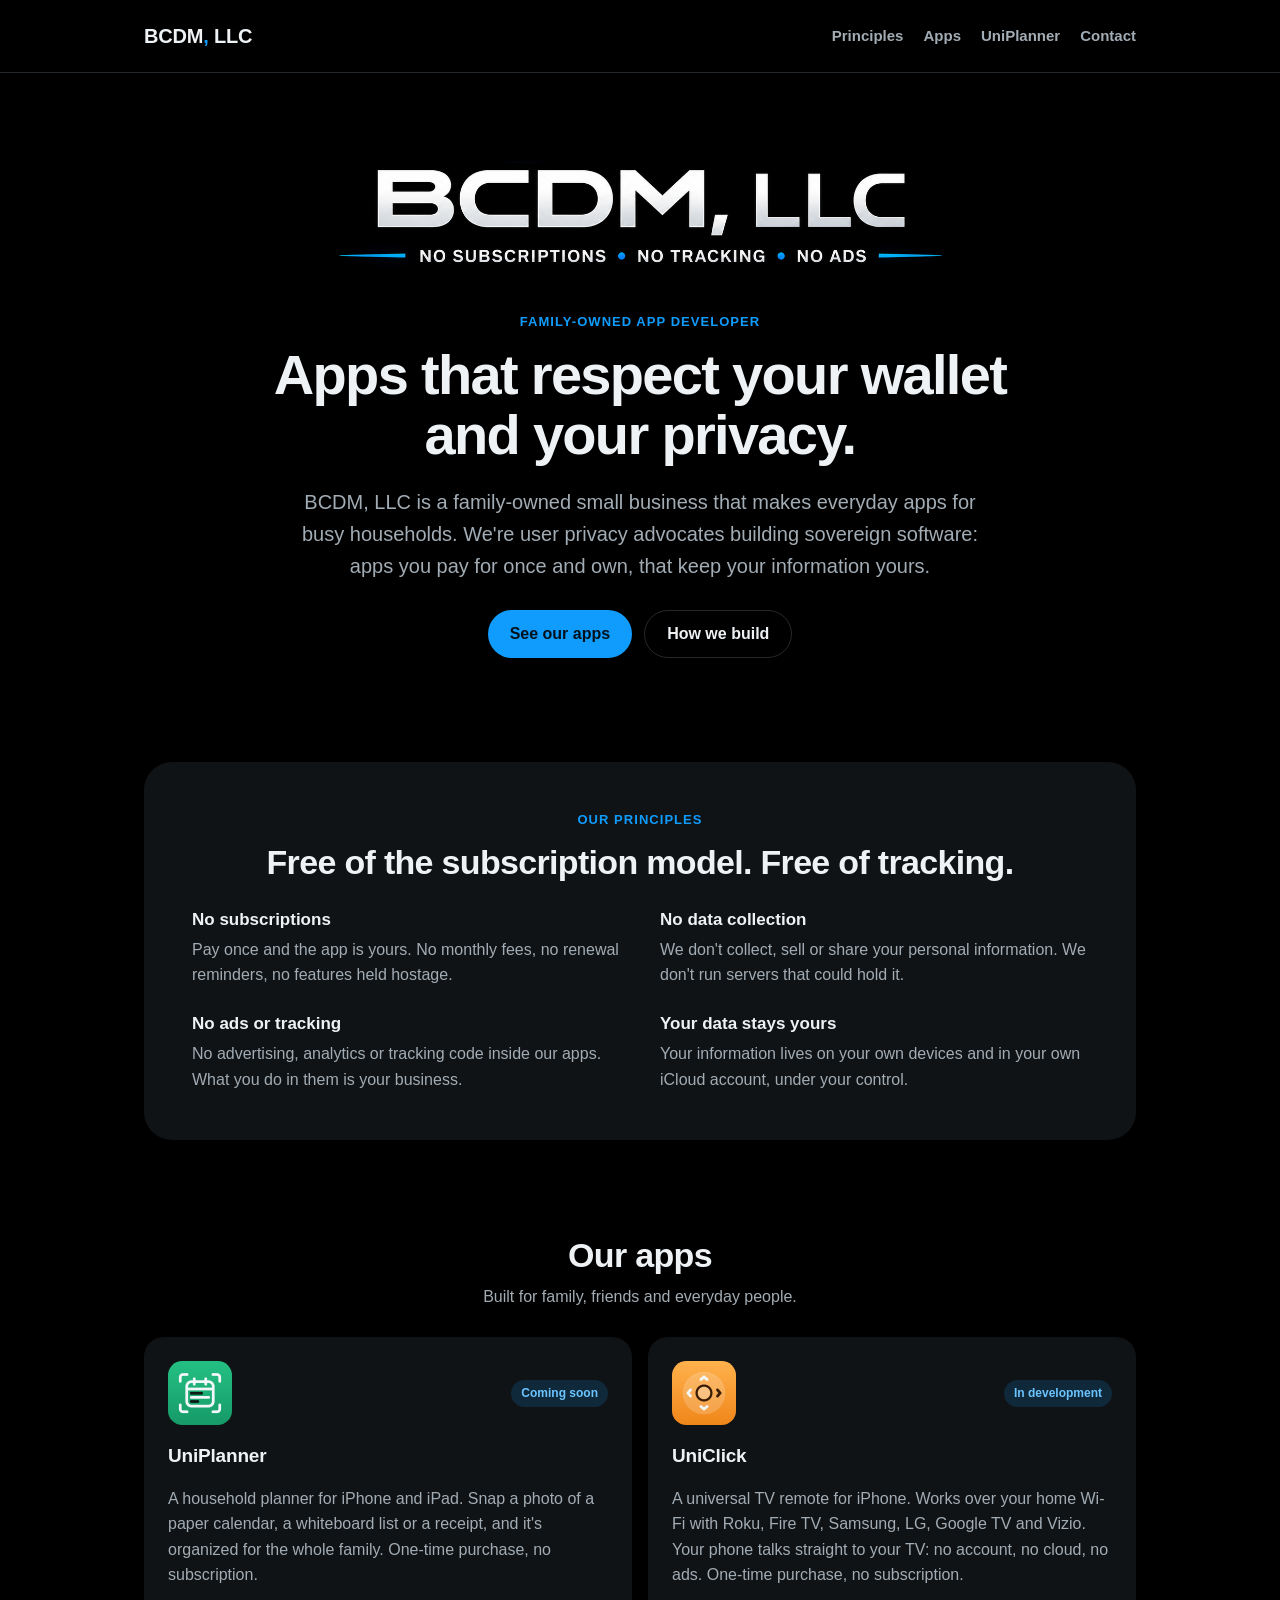
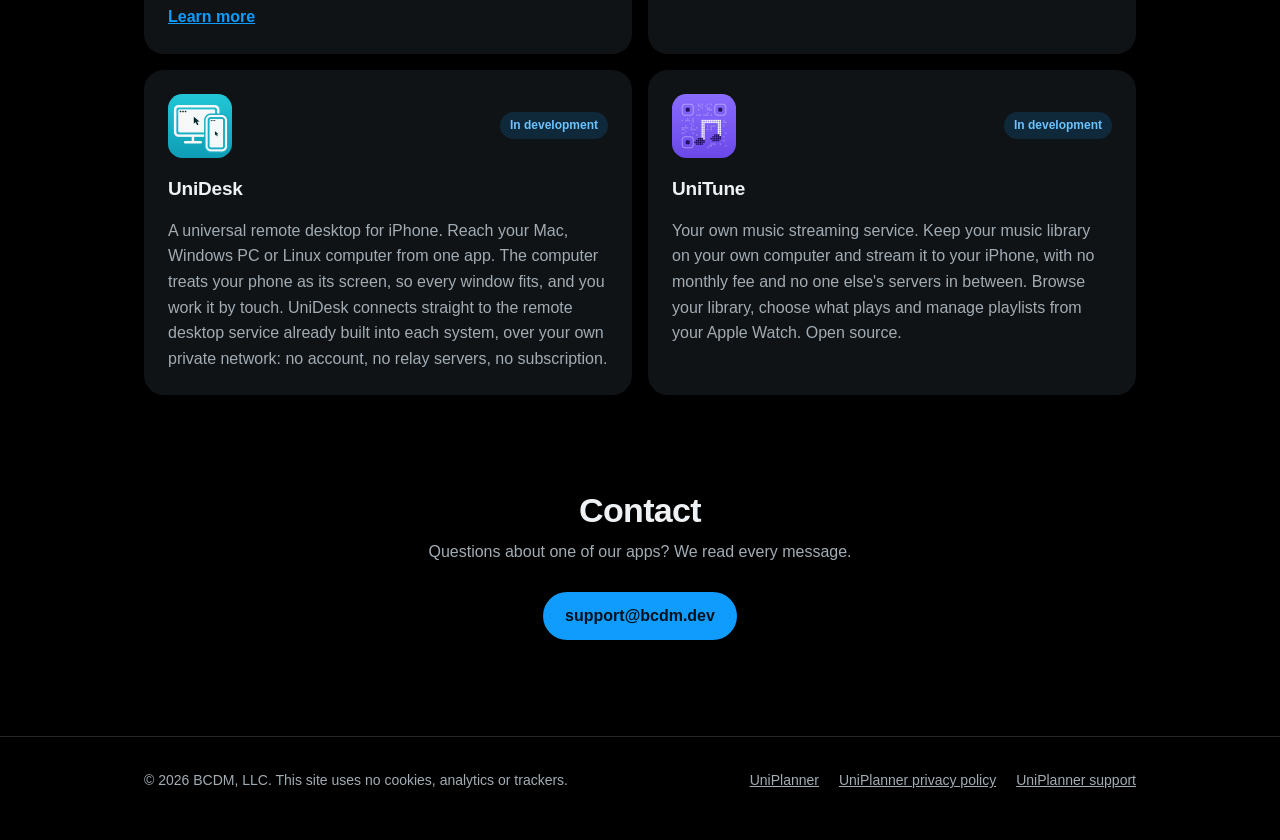
<file: index.html>
<!doctype html>
<html lang="en">
<head>
<meta charset="utf-8">
<meta name="viewport" content="width=device-width, initial-scale=1">
<title>BCDM, LLC</title>
<meta name="description" content="BCDM, LLC is a family-owned app developer making privacy-respecting, subscription-free apps for everyday people.">
<link rel="icon" type="image/png" sizes="32x32" href="images/favicon-32.png">
<link rel="apple-touch-icon" href="images/apple-touch-icon.png">
<link rel="stylesheet" href="style.css">
</head>
<body>
<header class="site-header">
  <div class="wrap">
    <a class="brand" href="index.html">BCDM<span>,</span> LLC</a>
    <nav class="nav" aria-label="Main">
      <a href="#principles">Principles</a>
      <a href="#apps">Apps</a>
      <a href="uniplanner.html">UniPlanner</a>
      <a href="#contact">Contact</a>
    </nav>
  </div>
</header>

<main>
  <section class="hero">
    <div class="wrap">
      <img class="hero-logo" src="images/bcdm-wordmark-1200.png" alt="BCDM, LLC. No subscriptions, no tracking, no ads." width="1200" height="215">
      <p class="eyebrow">Family-owned app developer</p>
      <h1>Apps that respect your wallet and your privacy.</h1>
      <p class="lead">BCDM, LLC is a family-owned small business that makes everyday apps for busy households. We're user privacy advocates building sovereign software: apps you pay for once and own, that keep your information yours.</p>
      <div class="actions">
        <a class="button" href="#apps">See our apps</a>
        <a class="button secondary" href="#principles">How we build</a>
      </div>
    </div>
  </section>

  <section id="principles">
    <div class="wrap">
      <div class="principles">
        <div class="section-head">
          <p class="eyebrow">Our principles</p>
          <h2>Free of the subscription model. Free of tracking.</h2>
        </div>
        <ul>
          <li><strong>No subscriptions</strong><span>Pay once and the app is yours. No monthly fees, no renewal reminders, no features held hostage.</span></li>
          <li><strong>No data collection</strong><span>We don't collect, sell or share your personal information. We don't run servers that could hold it.</span></li>
          <li><strong>No ads or tracking</strong><span>No advertising, analytics or tracking code inside our apps. What you do in them is your business.</span></li>
          <li><strong>Your data stays yours</strong><span>Your information lives on your own devices and in your own iCloud account, under your control.</span></li>
        </ul>
      </div>
    </div>
  </section>

  <section id="apps">
    <div class="wrap">
      <div class="section-head">
        <h2>Our apps</h2>
        <p class="section-intro">Built for family, friends and everyday people.</p>
      </div>
      <div class="grid apps">
        <article class="card">
          <div class="app-head">
            <img class="app-icon" src="images/apps/uniplanner.png" alt="" width="64" height="64">
            <span class="tag accent">Coming soon</span>
          </div>
          <h3>UniPlanner</h3>
          <p>A household planner for iPhone and iPad. Snap a photo of a paper calendar, a whiteboard list or a receipt, and it's organized for the whole family. One-time purchase, no subscription.</p>
          <a class="more" href="uniplanner.html">Learn more</a>
        </article>
        <article class="card">
          <div class="app-head">
            <img class="app-icon" src="images/apps/uniclick.png" alt="" width="64" height="64">
            <span class="tag accent">In development</span>
          </div>
          <h3>UniClick</h3>
          <p>A universal TV remote for iPhone. Works over your home Wi-Fi with Roku, Fire TV, Samsung, LG, Google TV and Vizio. Your phone talks straight to your TV: no account, no cloud, no ads. One-time purchase, no subscription.</p>
        </article>
        <article class="card">
          <div class="app-head">
            <img class="app-icon" src="images/apps/unidesk.png" alt="" width="64" height="64">
            <span class="tag accent">In development</span>
          </div>
          <h3>UniDesk</h3>
          <p>A universal remote desktop for iPhone. Reach your Mac, Windows PC or Linux computer from one app. The computer treats your phone as its screen, so every window fits, and you work it by touch. UniDesk connects straight to the remote desktop service already built into each system, over your own private network: no account, no relay servers, no subscription.</p>
        </article>
        <article class="card">
          <div class="app-head">
            <img class="app-icon" src="images/apps/unitune.png" alt="" width="64" height="64">
            <span class="tag accent">In development</span>
          </div>
          <h3>UniTune</h3>
          <p>Your own music streaming service. Keep your music library on your own computer and stream it to your iPhone, with no monthly fee and no one else's servers in between. Browse your library, choose what plays and manage playlists from your Apple Watch. Open source.</p>
        </article>
      </div>
    </div>
  </section>

  <section id="contact">
    <div class="wrap section-head">
      <h2>Contact</h2>
      <p class="section-intro">Questions about one of our apps? We read every message.</p>
      <a class="button" href="mailto:support@bcdm.dev">support@bcdm.dev</a>
    </div>
  </section>
</main>

<footer class="site-footer">
  <div class="wrap">
    <span>© 2026 BCDM, LLC. This site uses no cookies, analytics or trackers.</span>
    <nav aria-label="Footer">
      <a href="uniplanner.html">UniPlanner</a>
      <a href="privacy.html">UniPlanner privacy policy</a>
      <a href="support.html">UniPlanner support</a>
    </nav>
  </div>
</footer>
</body>
</html>
</file>
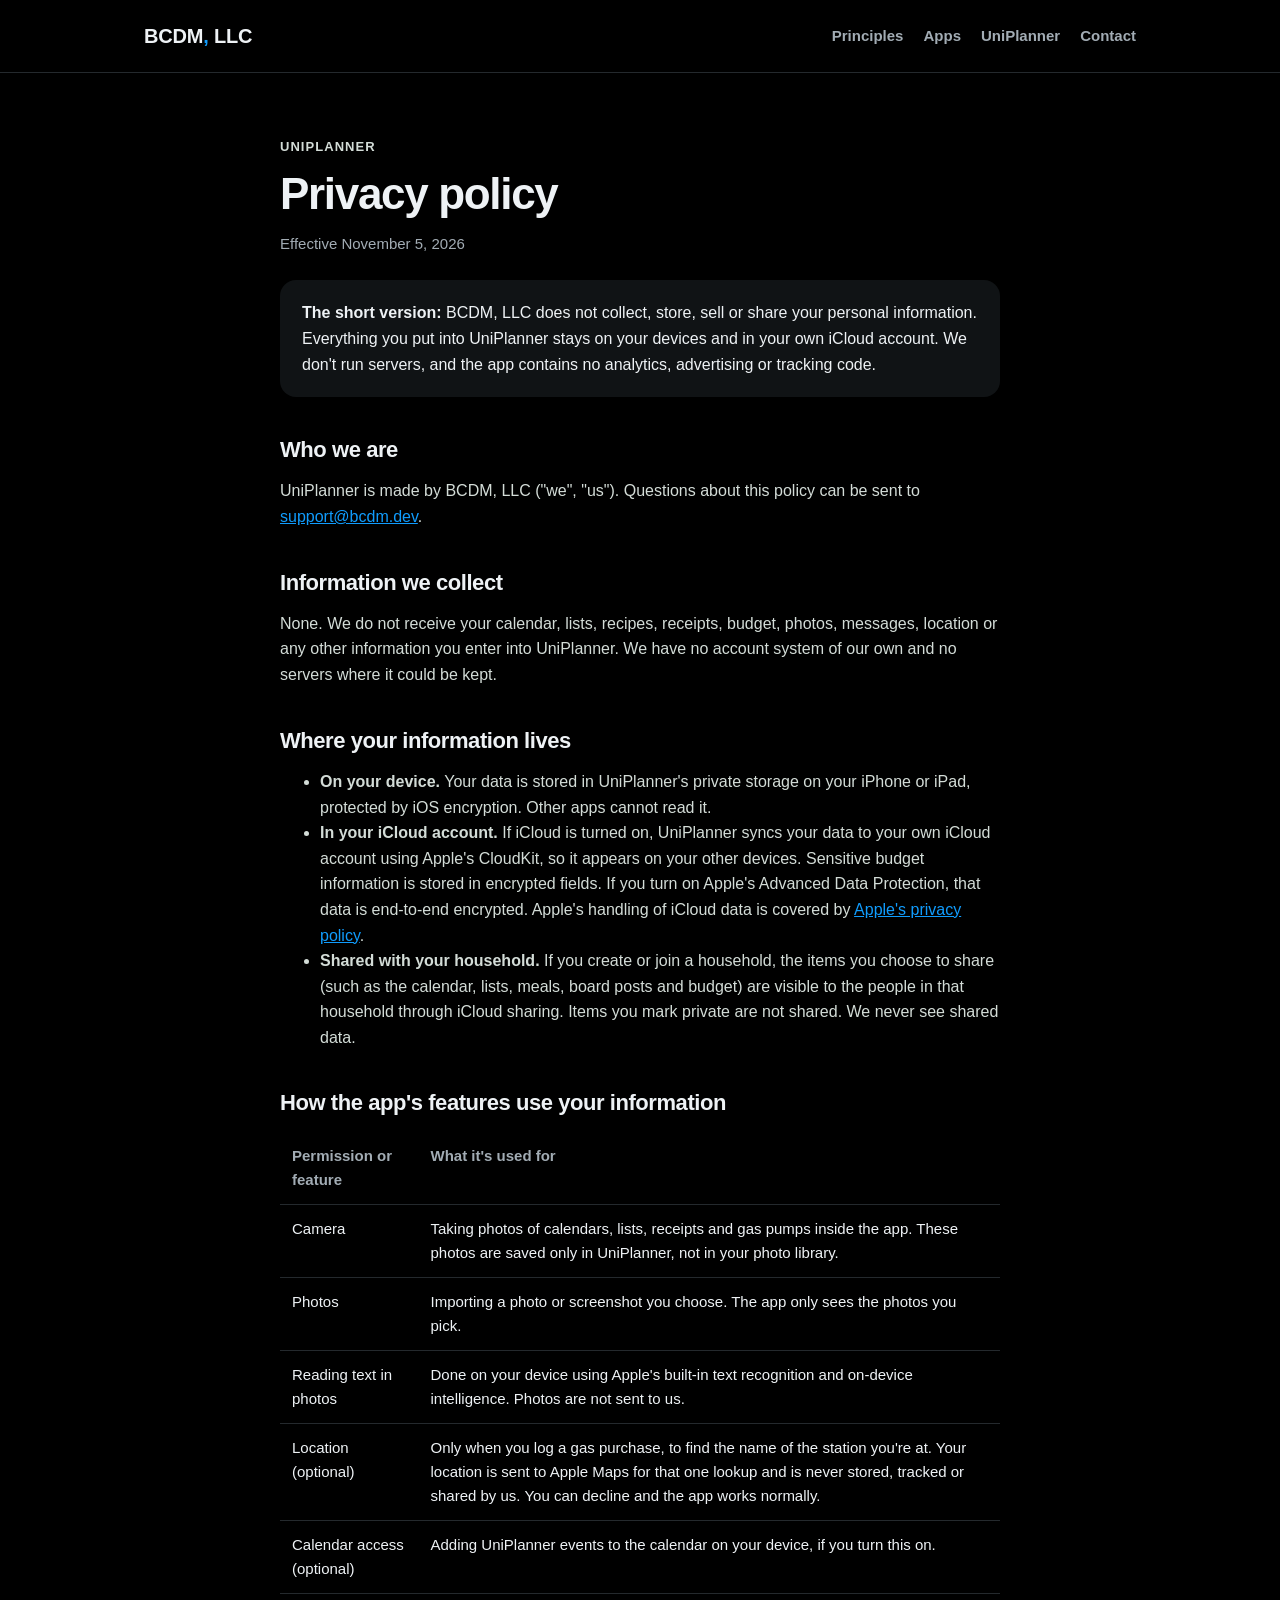
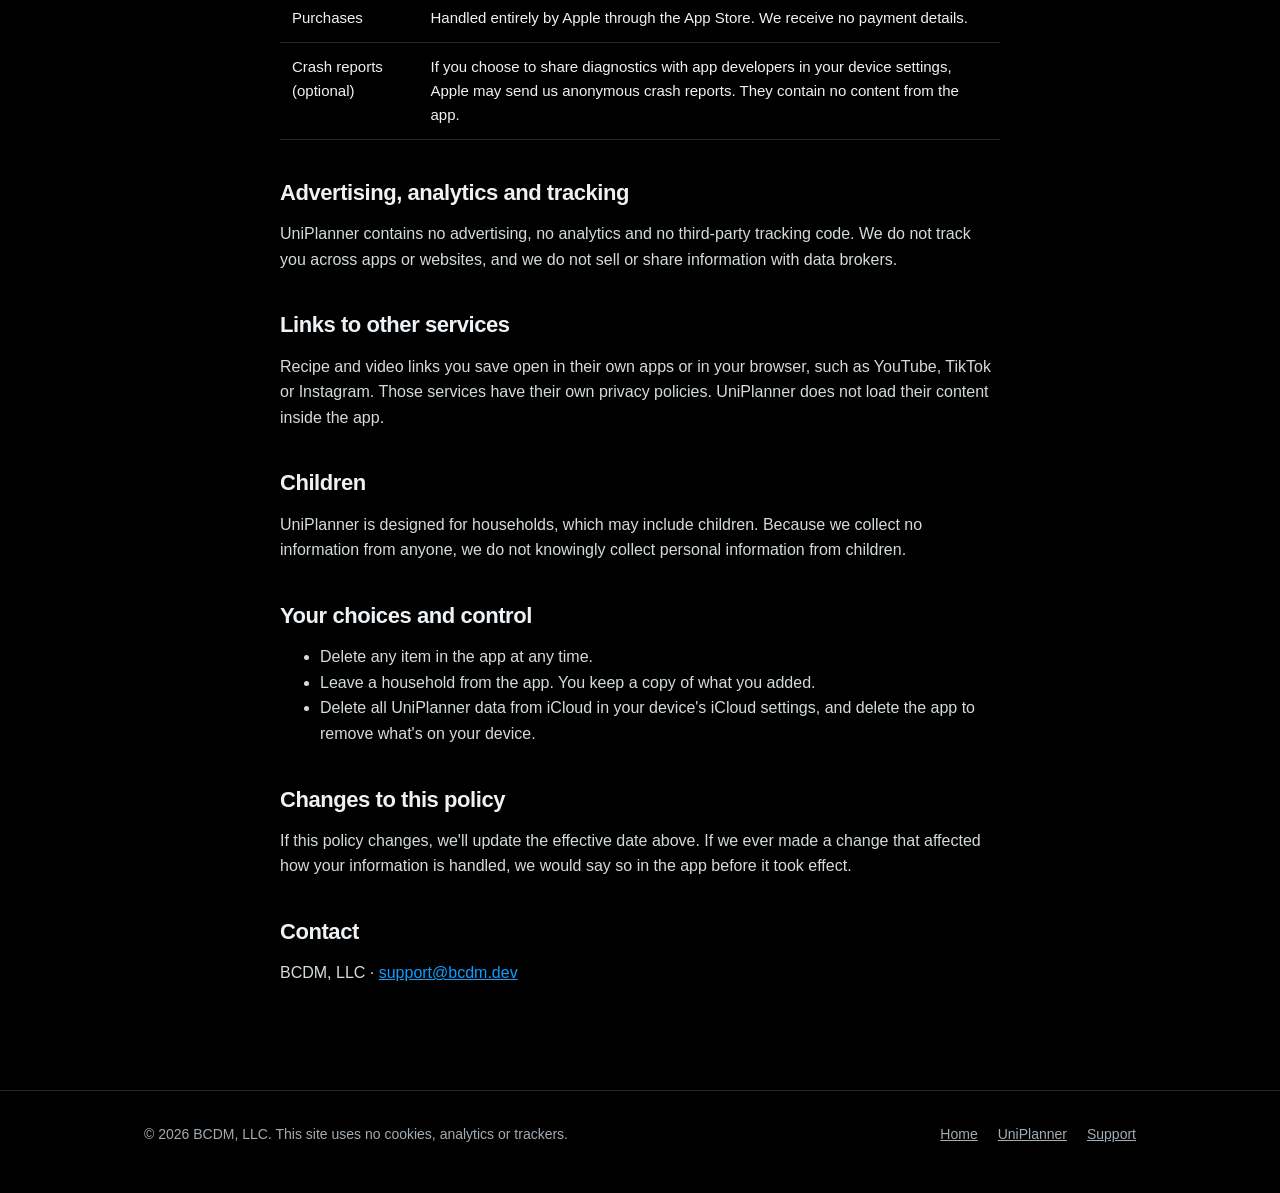
<file: privacy.html>
<!doctype html>
<html lang="en">
<head>
<meta charset="utf-8">
<meta name="viewport" content="width=device-width, initial-scale=1">
<title>UniPlanner Privacy Policy</title>
<meta name="description" content="How UniPlanner handles your information: it stays on your devices and in your own iCloud account. BCDM, LLC collects no data.">
<link rel="icon" type="image/png" sizes="32x32" href="images/favicon-32.png">
<link rel="apple-touch-icon" href="images/apple-touch-icon.png">
<link rel="stylesheet" href="style.css">
</head>
<body>
<header class="site-header">
  <div class="wrap">
    <a class="brand" href="index.html">BCDM<span>,</span> LLC</a>
    <nav class="nav" aria-label="Main">
      <a href="index.html#principles">Principles</a>
      <a href="index.html#apps">Apps</a>
      <a href="uniplanner.html">UniPlanner</a>
      <a href="index.html#contact">Contact</a>
    </nav>
  </div>
</header>

<main class="wrap">
  <article class="prose">
    <p class="eyebrow">UniPlanner</p>
    <h1>Privacy policy</h1>
    <p class="updated">Effective November 5, 2026</p>

    <div class="callout">
      <p><strong>The short version:</strong> BCDM, LLC does not collect, store, sell or share your personal information. Everything you put into UniPlanner stays on your devices and in your own iCloud account. We don't run servers, and the app contains no analytics, advertising or tracking code.</p>
    </div>

    <h2>Who we are</h2>
    <p>UniPlanner is made by BCDM, LLC ("we", "us"). Questions about this policy can be sent to <a href="mailto:support@bcdm.dev">support@bcdm.dev</a>.</p>

    <h2>Information we collect</h2>
    <p>None. We do not receive your calendar, lists, recipes, receipts, budget, photos, messages, location or any other information you enter into UniPlanner. We have no account system of our own and no servers where it could be kept.</p>

    <h2>Where your information lives</h2>
    <ul>
      <li><strong>On your device.</strong> Your data is stored in UniPlanner's private storage on your iPhone or iPad, protected by iOS encryption. Other apps cannot read it.</li>
      <li><strong>In your iCloud account.</strong> If iCloud is turned on, UniPlanner syncs your data to your own iCloud account using Apple's CloudKit, so it appears on your other devices. Sensitive budget information is stored in encrypted fields. If you turn on Apple's Advanced Data Protection, that data is end-to-end encrypted. Apple's handling of iCloud data is covered by <a href="https://www.apple.com/legal/privacy/">Apple's privacy policy</a>.</li>
      <li><strong>Shared with your household.</strong> If you create or join a household, the items you choose to share (such as the calendar, lists, meals, board posts and budget) are visible to the people in that household through iCloud sharing. Items you mark private are not shared. We never see shared data.</li>
    </ul>

    <h2>How the app's features use your information</h2>
    <table>
      <thead>
        <tr><th scope="col">Permission or feature</th><th scope="col">What it's used for</th></tr>
      </thead>
      <tbody>
        <tr><td>Camera</td><td>Taking photos of calendars, lists, receipts and gas pumps inside the app. These photos are saved only in UniPlanner, not in your photo library.</td></tr>
        <tr><td>Photos</td><td>Importing a photo or screenshot you choose. The app only sees the photos you pick.</td></tr>
        <tr><td>Reading text in photos</td><td>Done on your device using Apple's built-in text recognition and on-device intelligence. Photos are not sent to us.</td></tr>
        <tr><td>Location (optional)</td><td>Only when you log a gas purchase, to find the name of the station you're at. Your location is sent to Apple Maps for that one lookup and is never stored, tracked or shared by us. You can decline and the app works normally.</td></tr>
        <tr><td>Calendar access (optional)</td><td>Adding UniPlanner events to the calendar on your device, if you turn this on.</td></tr>
        <tr><td>Purchases</td><td>Handled entirely by Apple through the App Store. We receive no payment details.</td></tr>
        <tr><td>Crash reports (optional)</td><td>If you choose to share diagnostics with app developers in your device settings, Apple may send us anonymous crash reports. They contain no content from the app.</td></tr>
      </tbody>
    </table>

    <h2>Advertising, analytics and tracking</h2>
    <p>UniPlanner contains no advertising, no analytics and no third-party tracking code. We do not track you across apps or websites, and we do not sell or share information with data brokers.</p>

    <h2>Links to other services</h2>
    <p>Recipe and video links you save open in their own apps or in your browser, such as YouTube, TikTok or Instagram. Those services have their own privacy policies. UniPlanner does not load their content inside the app.</p>

    <h2>Children</h2>
    <p>UniPlanner is designed for households, which may include children. Because we collect no information from anyone, we do not knowingly collect personal information from children.</p>

    <h2>Your choices and control</h2>
    <ul>
      <li>Delete any item in the app at any time.</li>
      <li>Leave a household from the app. You keep a copy of what you added.</li>
      <li>Delete all UniPlanner data from iCloud in your device's iCloud settings, and delete the app to remove what's on your device.</li>
    </ul>

    <h2>Changes to this policy</h2>
    <p>If this policy changes, we'll update the effective date above. If we ever made a change that affected how your information is handled, we would say so in the app before it took effect.</p>

    <h2>Contact</h2>
    <p>BCDM, LLC · <a href="mailto:support@bcdm.dev">support@bcdm.dev</a></p>
  </article>
</main>

<footer class="site-footer">
  <div class="wrap">
    <span>© 2026 BCDM, LLC. This site uses no cookies, analytics or trackers.</span>
    <nav aria-label="Footer">
      <a href="index.html">Home</a>
      <a href="uniplanner.html">UniPlanner</a>
      <a href="support.html">Support</a>
    </nav>
  </div>
</footer>
</body>
</html>
</file>
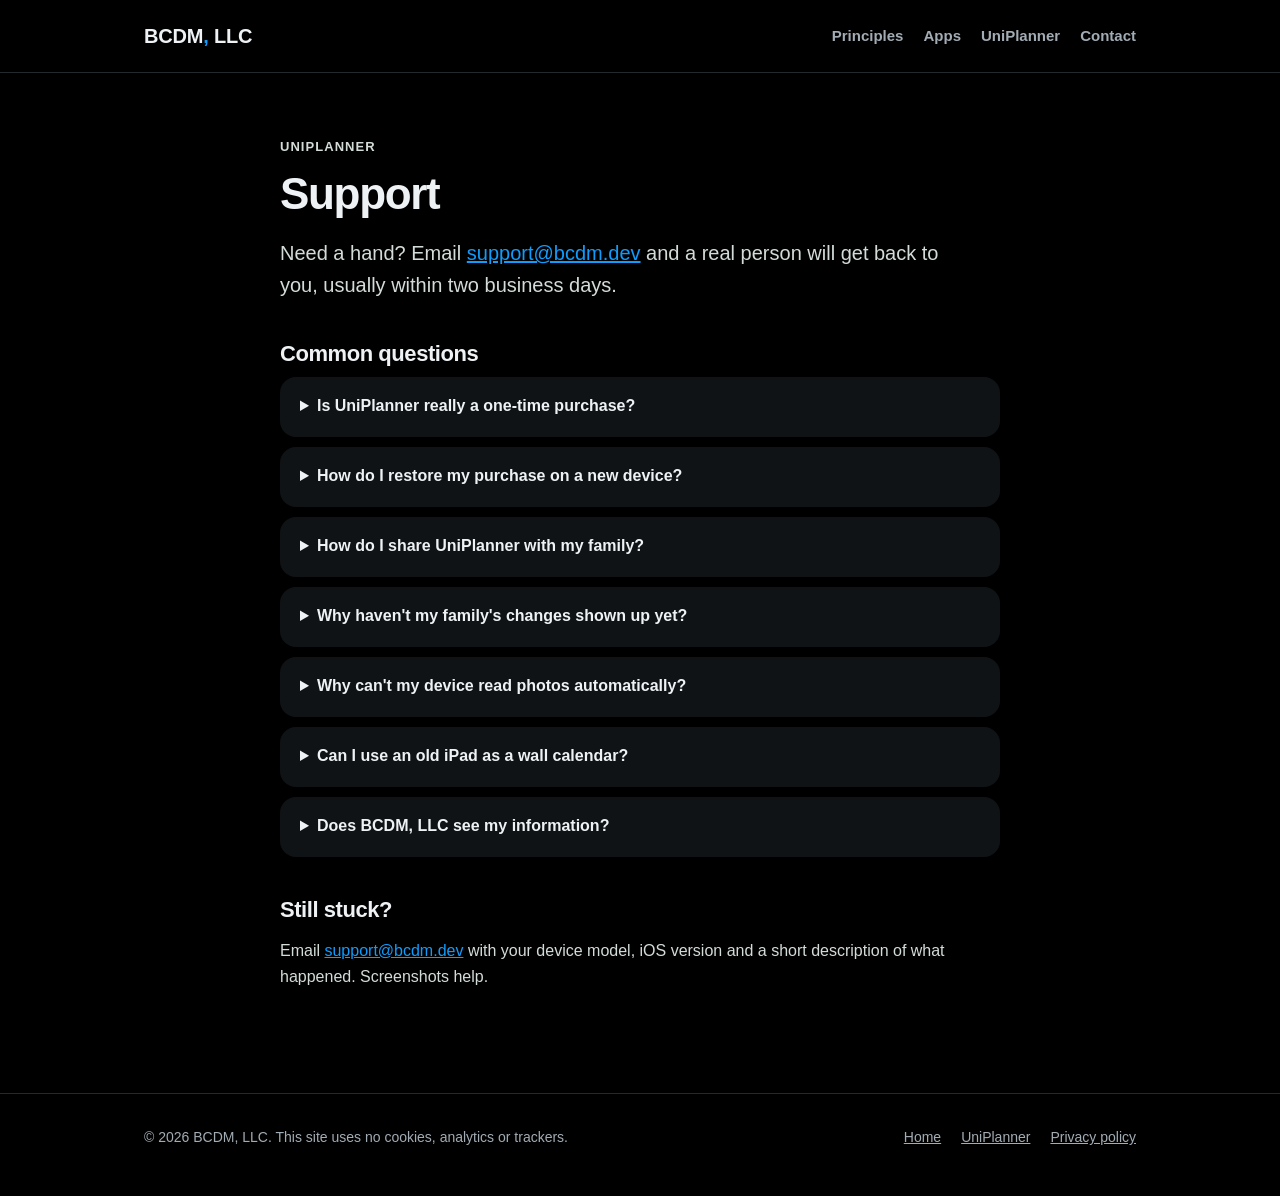
<file: support.html>
<!doctype html>
<html lang="en">
<head>
<meta charset="utf-8">
<meta name="viewport" content="width=device-width, initial-scale=1">
<title>UniPlanner Support</title>
<meta name="description" content="Help with UniPlanner: household sharing, device features, purchases and contact.">
<link rel="icon" type="image/png" sizes="32x32" href="images/favicon-32.png">
<link rel="apple-touch-icon" href="images/apple-touch-icon.png">
<link rel="stylesheet" href="style.css">
</head>
<body>
<header class="site-header">
  <div class="wrap">
    <a class="brand" href="index.html">BCDM<span>,</span> LLC</a>
    <nav class="nav" aria-label="Main">
      <a href="index.html#principles">Principles</a>
      <a href="index.html#apps">Apps</a>
      <a href="uniplanner.html">UniPlanner</a>
      <a href="index.html#contact">Contact</a>
    </nav>
  </div>
</header>

<main class="wrap">
  <article class="prose">
    <p class="eyebrow">UniPlanner</p>
    <h1>Support</h1>
    <p class="lead">Need a hand? Email <a href="mailto:support@bcdm.dev">support@bcdm.dev</a> and a real person will get back to you, usually within two business days.</p>

    <h2>Common questions</h2>

    <details>
      <summary>Is UniPlanner really a one-time purchase?</summary>
      <p>Yes. You pay once and own it. There's no subscription. A free 30-day trial lets you try the full app first. The Individual plan covers one person; the Family plan covers everyone in your household, and Individual owners can upgrade to Family for the difference.</p>
    </details>

    <details>
      <summary>How do I restore my purchase on a new device?</summary>
      <p>Sign in with the same Apple Account, open UniPlanner, go to the purchase screen and tap Restore Purchases.</p>
    </details>

    <details>
      <summary>How do I share UniPlanner with my family?</summary>
      <p>With the Family plan, open your household screen and tap Invite someone, then send the link by text or AirDrop. Anyone who joins gets full access while they're in your household. Each person needs to be signed into iCloud with iCloud turned on for UniPlanner.</p>
    </details>

    <details>
      <summary>Why haven't my family's changes shown up yet?</summary>
      <p>Changes sync through iCloud and usually appear within seconds to a few minutes. Low Power Mode, turning off Background App Refresh, or no internet connection can delay updates until you open the app. Make sure everyone is signed into iCloud and has iCloud turned on for UniPlanner in Settings.</p>
    </details>

    <details>
      <summary>Why can't my device read photos automatically?</summary>
      <p>Automatic photo reading uses Apple's on-device intelligence, which needs a newer iPhone or iPad with Apple Intelligence turned on. On other devices, UniPlanner still reads the text in your photo and helps you place it with a few quick taps. The app shows exactly what your device supports before you buy.</p>
    </details>

    <details>
      <summary>Can I use an old iPad as a wall calendar?</summary>
      <p>Yes. Install the free UniPlanner companion app on the iPad and pair it from your household screen. Newer iPads can also add events and check off list items; the oldest supported models are view-only.</p>
    </details>

    <details>
      <summary>Does BCDM, LLC see my information?</summary>
      <p>No. Your data stays on your devices and in your own iCloud account. See the <a href="privacy.html">privacy policy</a> for details.</p>
    </details>

    <h2>Still stuck?</h2>
    <p>Email <a href="mailto:support@bcdm.dev">support@bcdm.dev</a> with your device model, iOS version and a short description of what happened. Screenshots help.</p>
  </article>
</main>

<footer class="site-footer">
  <div class="wrap">
    <span>© 2026 BCDM, LLC. This site uses no cookies, analytics or trackers.</span>
    <nav aria-label="Footer">
      <a href="index.html">Home</a>
      <a href="uniplanner.html">UniPlanner</a>
      <a href="privacy.html">Privacy policy</a>
    </nav>
  </div>
</footer>
</body>
</html>
</file>
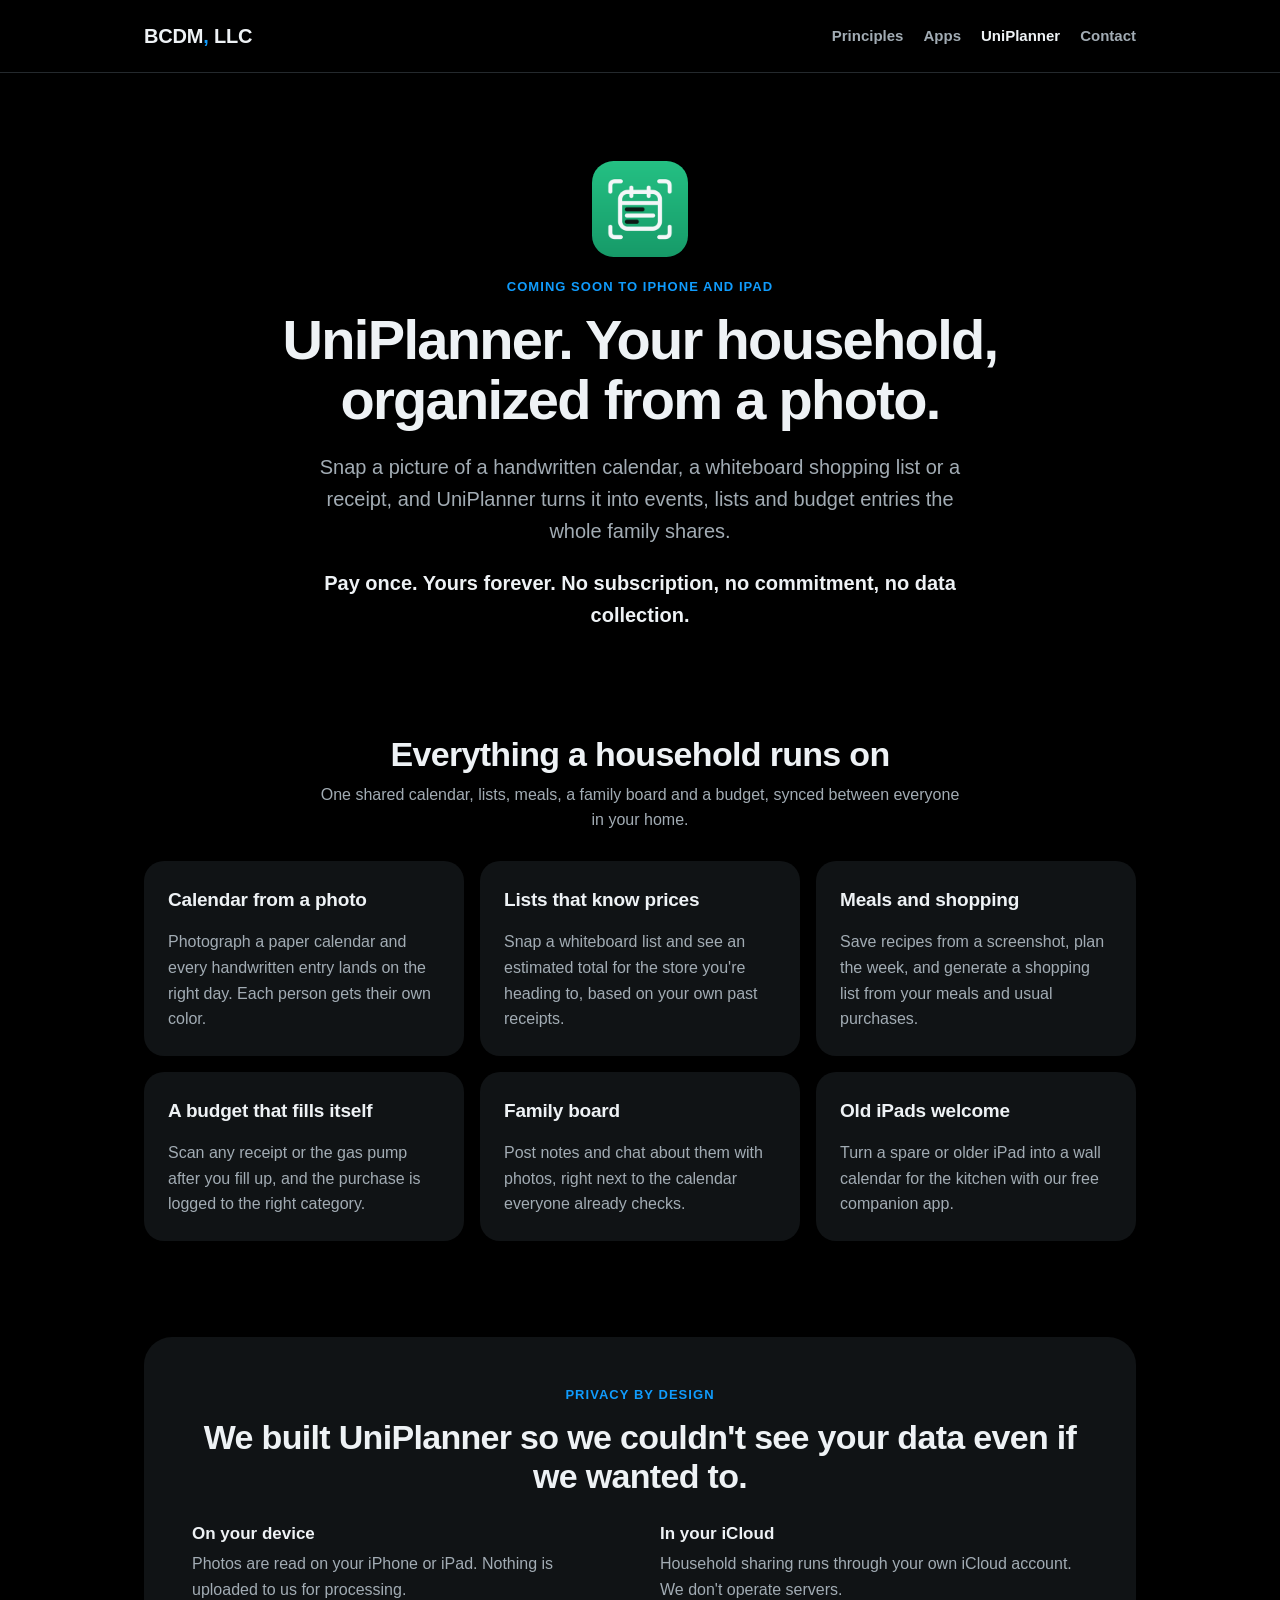
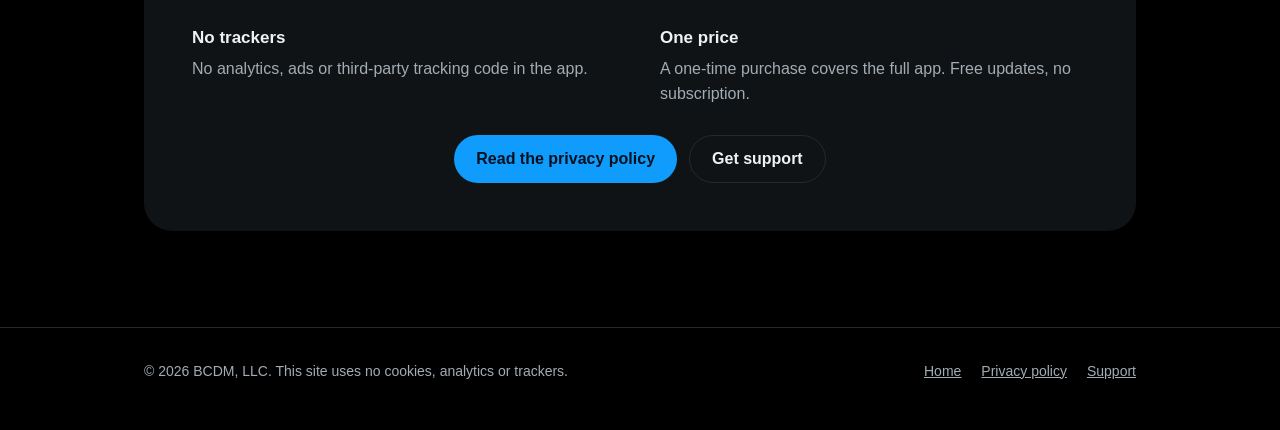
<file: uniplanner.html>
<!doctype html>
<html lang="en">
<head>
<meta charset="utf-8">
<meta name="viewport" content="width=device-width, initial-scale=1">
<title>UniPlanner by BCDM, LLC</title>
<meta name="description" content="UniPlanner is a household planner for iPhone and iPad. One-time purchase, no subscription, no data collection.">
<link rel="icon" type="image/png" sizes="32x32" href="images/favicon-32.png">
<link rel="apple-touch-icon" href="images/apple-touch-icon.png">
<link rel="stylesheet" href="style.css">
</head>
<body>
<header class="site-header">
  <div class="wrap">
    <a class="brand" href="index.html">BCDM<span>,</span> LLC</a>
    <nav class="nav" aria-label="Main">
      <a href="index.html#principles">Principles</a>
      <a href="index.html#apps">Apps</a>
      <a href="uniplanner.html" aria-current="page">UniPlanner</a>
      <a href="index.html#contact">Contact</a>
    </nav>
  </div>
</header>

<main>
  <section class="hero">
    <div class="wrap">
      <img class="app-icon hero-app-icon" src="images/apps/uniplanner.png" alt="UniPlanner app icon" width="96" height="96">
      <p class="eyebrow">Coming soon to iPhone and iPad</p>
      <h1>UniPlanner. Your household, organized from a photo.</h1>
      <p class="lead">Snap a picture of a handwritten calendar, a whiteboard shopping list or a receipt, and UniPlanner turns it into events, lists and budget entries the whole family shares.</p>
      <p class="lead" style="color: var(--text); font-weight: 700">Pay once. Yours forever. No subscription, no commitment, no data collection.</p>
    </div>
  </section>

  <section>
    <div class="wrap">
      <div class="section-head">
        <h2>Everything a household runs on</h2>
        <p class="section-intro">One shared calendar, lists, meals, a family board and a budget, synced between everyone in your home.</p>
      </div>
      <div class="grid">
        <article class="card">
          <h3>Calendar from a photo</h3>
          <p>Photograph a paper calendar and every handwritten entry lands on the right day. Each person gets their own color.</p>
        </article>
        <article class="card">
          <h3>Lists that know prices</h3>
          <p>Snap a whiteboard list and see an estimated total for the store you're heading to, based on your own past receipts.</p>
        </article>
        <article class="card">
          <h3>Meals and shopping</h3>
          <p>Save recipes from a screenshot, plan the week, and generate a shopping list from your meals and usual purchases.</p>
        </article>
        <article class="card">
          <h3>A budget that fills itself</h3>
          <p>Scan any receipt or the gas pump after you fill up, and the purchase is logged to the right category.</p>
        </article>
        <article class="card">
          <h3>Family board</h3>
          <p>Post notes and chat about them with photos, right next to the calendar everyone already checks.</p>
        </article>
        <article class="card">
          <h3>Old iPads welcome</h3>
          <p>Turn a spare or older iPad into a wall calendar for the kitchen with our free companion app.</p>
        </article>
      </div>
    </div>
  </section>

  <section>
    <div class="wrap">
      <div class="principles">
        <div class="section-head">
          <p class="eyebrow">Privacy by design</p>
          <h2>We built UniPlanner so we couldn't see your data even if we wanted to.</h2>
        </div>
        <ul>
          <li><strong>On your device</strong><span>Photos are read on your iPhone or iPad. Nothing is uploaded to us for processing.</span></li>
          <li><strong>In your iCloud</strong><span>Household sharing runs through your own iCloud account. We don't operate servers.</span></li>
          <li><strong>No trackers</strong><span>No analytics, ads or third-party tracking code in the app.</span></li>
          <li><strong>One price</strong><span>A one-time purchase covers the full app. Free updates, no subscription.</span></li>
        </ul>
        <div class="actions" style="justify-content: center">
          <a class="button" href="privacy.html">Read the privacy policy</a>
          <a class="button secondary" href="support.html">Get support</a>
        </div>
      </div>
    </div>
  </section>
</main>

<footer class="site-footer">
  <div class="wrap">
    <span>© 2026 BCDM, LLC. This site uses no cookies, analytics or trackers.</span>
    <nav aria-label="Footer">
      <a href="index.html">Home</a>
      <a href="privacy.html">Privacy policy</a>
      <a href="support.html">Support</a>
    </nav>
  </div>
</footer>
</body>
</html>
</file>
<file: style.css>
/* BCDM, LLC site. No web fonts, scripts, cookies or third-party requests. */
:root {
  --ground: #000000;
  --surface: #101315;
  --raised: #1A1E21;
  --line: #24292D;
  --text: #EEF2F5;
  --text2: #A2ACB4;
  --accent: #109CFD;
  --accent-soft: #6CC4FF;
  --accent-tint: rgba(16, 156, 253, 0.16);
  --on-accent: #03111D;
  --radius: 20px;
  --max: 1040px;
  font-family: -apple-system, BlinkMacSystemFont, "SF Pro Text", "Segoe UI", Roboto, "Helvetica Neue", Arial, sans-serif;
}

* { box-sizing: border-box; }

body {
  margin: 0;
  background: var(--ground);
  color: var(--text);
  line-height: 1.6;
  -webkit-font-smoothing: antialiased;
}

a { color: var(--accent); }
a:hover { color: var(--accent-soft); }

.wrap {
  max-width: var(--max);
  margin: 0 auto;
  padding: 0 24px;
}

/* Header */
.site-header {
  border-bottom: 1px solid var(--line);
}
.site-header .wrap {
  display: flex;
  align-items: center;
  justify-content: space-between;
  flex-wrap: wrap;
  gap: 12px;
  min-height: 72px;
}
.brand {
  font-weight: 800;
  font-size: 20px;
  letter-spacing: -0.01em;
  color: var(--text);
  text-decoration: none;
}
.brand span { color: var(--accent); }
.hero-logo {
  display: block;
  width: min(100%, 620px);
  height: auto;
  margin: 0 auto 40px;
}
.nav {
  display: flex;
  flex-wrap: wrap;
  gap: 4px 20px;
}
.nav a {
  color: var(--text2);
  text-decoration: none;
  font-weight: 600;
  font-size: 15px;
  padding: 10px 0;
}
.nav a:hover, .nav a[aria-current="page"] { color: var(--text); }

/* Hero */
.hero { padding: 88px 0 56px; text-align: center; }
.hero h1, .hero .lead { margin-left: auto; margin-right: auto; }
.hero .actions { justify-content: center; }
.hero-app-icon { margin-left: auto; margin-right: auto; }

/* Centered section headings; body text in cards stays left-aligned */
.section-head { text-align: center; }
.section-head .section-intro { margin-left: auto; margin-right: auto; }
.center { text-align: center; }
.eyebrow {
  margin: 0 0 12px;
  font-size: 13px;
  font-weight: 700;
  letter-spacing: 0.08em;
  text-transform: uppercase;
  color: var(--accent);
}
h1 {
  margin: 0;
  font-size: clamp(34px, 6vw, 56px);
  line-height: 1.08;
  letter-spacing: -0.03em;
  font-weight: 800;
  max-width: 820px;
}
.lead {
  margin: 20px 0 0;
  font-size: clamp(17px, 2.2vw, 20px);
  color: var(--text2);
  max-width: 680px;
}

h2 {
  margin: 0 0 8px;
  font-size: clamp(26px, 4vw, 34px);
  letter-spacing: -0.02em;
  line-height: 1.15;
}
h3 {
  margin: 0 0 6px;
  font-size: 19px;
  letter-spacing: -0.01em;
}
section { padding: 48px 0; }
.section-intro { color: var(--text2); max-width: 640px; margin: 0 0 28px; }

/* Cards */
.grid {
  display: grid;
  grid-template-columns: repeat(auto-fit, minmax(260px, 1fr));
  gap: 16px;
}
/* The home page's four apps sit two by two instead of three and one. */
.grid.apps { grid-template-columns: repeat(auto-fit, minmax(min(340px, 100%), 1fr)); }
.card {
  background: var(--surface);
  border-radius: var(--radius);
  padding: 24px;
  display: flex;
  flex-direction: column;
  gap: 8px;
}
.card p { margin: 0; color: var(--text2); }
.app-head {
  display: flex;
  align-items: center;
  justify-content: space-between;
  gap: 12px;
  margin-bottom: 8px;
}
.app-head .tag { align-self: center; }
.app-icon {
  width: 64px;
  height: 64px;
  border-radius: 22.4%;
  display: block;
}
.hero-app-icon { width: 96px; height: 96px; margin-bottom: 20px; }
.card .more { margin-top: auto; padding-top: 8px; font-weight: 600; }
.tag {
  align-self: flex-start;
  font-size: 12px;
  font-weight: 700;
  padding: 4px 10px;
  border-radius: 999px;
  background: var(--raised);
  color: var(--text2);
}
.tag.accent { background: var(--accent-tint); color: var(--accent-soft); }

/* Principles band */
.principles {
  background: var(--surface);
  border-radius: 28px;
  padding: clamp(28px, 5vw, 48px);
}
.principles ul {
  list-style: none;
  margin: 24px 0 0;
  padding: 0;
  display: grid;
  grid-template-columns: repeat(auto-fit, minmax(min(100%, 340px), 1fr));
  gap: 22px 40px;
}
.principles li strong {
  display: block;
  font-size: 17px;
  margin-bottom: 4px;
}
.principles li span { color: var(--text2); }

/* Buttons */
.button {
  display: inline-flex;
  align-items: center;
  justify-content: center;
  min-height: 48px;
  padding: 0 22px;
  border-radius: 999px;
  background: var(--accent);
  color: var(--on-accent);
  font-weight: 700;
  text-decoration: none;
}
.button:hover { color: var(--on-accent); filter: brightness(1.08); }
.button.secondary {
  background: transparent;
  color: var(--text);
  border: 1px solid var(--line);
}
.actions { display: flex; flex-wrap: wrap; gap: 12px; margin-top: 28px; }

/* Long-form pages (privacy, support) */
.prose { max-width: 720px; margin: 0 auto; padding: 64px 0 40px; }
.prose h1 { font-size: clamp(32px, 5vw, 44px); }
.prose h2 { font-size: 22px; margin-top: 40px; }
.prose p, .prose li { color: #D3DCD7; }
.prose .updated { color: var(--text2); font-size: 15px; }
.prose table { width: 100%; border-collapse: collapse; margin: 16px 0; font-size: 15px; }
.prose th, .prose td { text-align: left; padding: 12px; border-bottom: 1px solid var(--line); vertical-align: top; }
.prose th { color: var(--text2); font-weight: 600; }
.callout {
  background: var(--surface);
  border-radius: 16px;
  padding: 20px 22px;
  margin: 24px 0;
}
.callout p { margin: 0; color: var(--text); }

details {
  background: var(--surface);
  border-radius: 16px;
  padding: 16px 20px;
  margin: 10px 0;
}
summary { cursor: pointer; font-weight: 600; min-height: 28px; }
details p { margin: 12px 0 0; }

/* Footer */
.site-footer {
  border-top: 1px solid var(--line);
  margin-top: 48px;
  padding: 32px 0 48px;
  color: var(--text2);
  font-size: 14px;
}
.site-footer .wrap { display: flex; flex-wrap: wrap; gap: 12px 28px; justify-content: space-between; }
.site-footer nav { display: flex; flex-wrap: wrap; gap: 8px 20px; }
.site-footer a { color: var(--text2); }
.site-footer a:hover { color: var(--text); }
</file>
